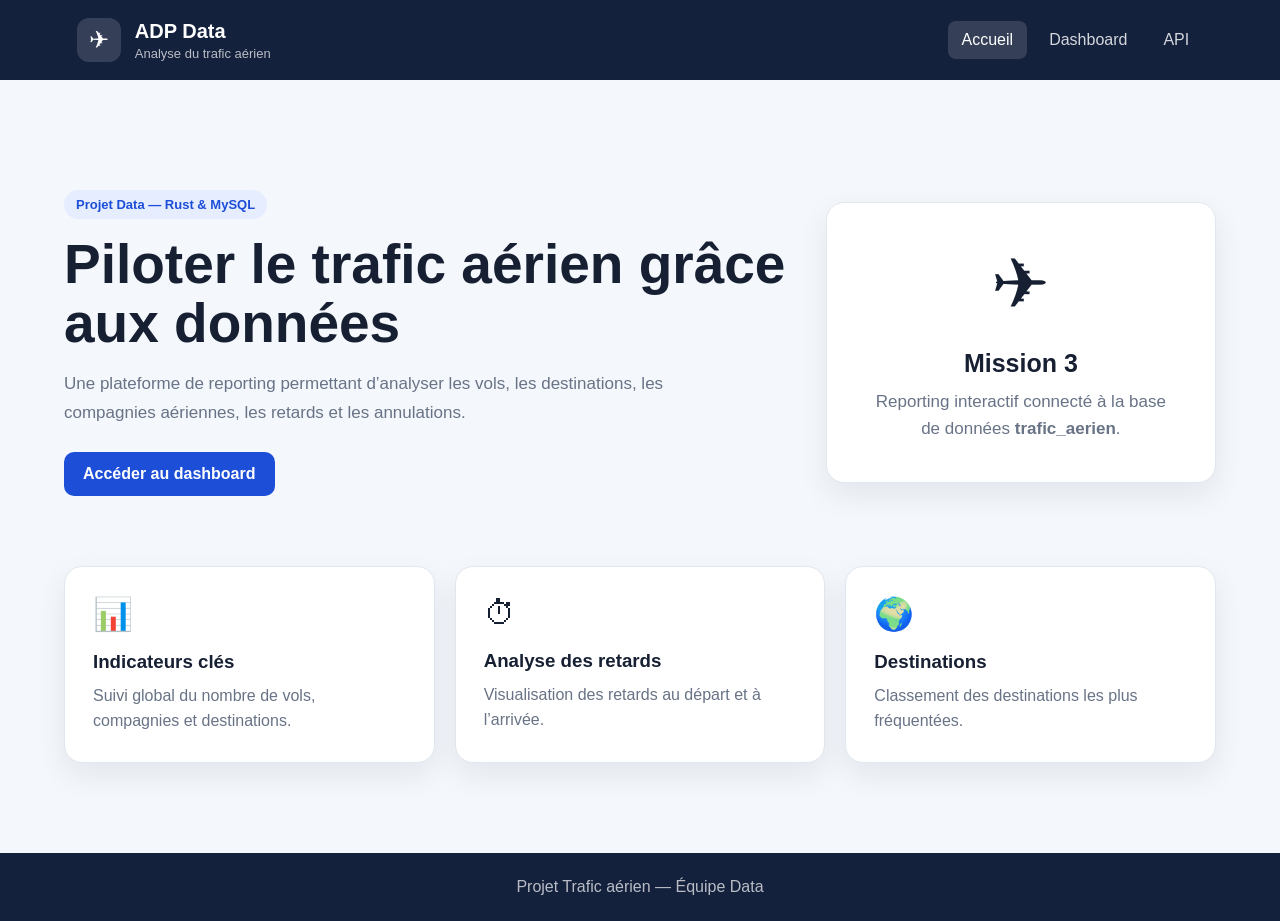
<file: templates/index.html>
<!DOCTYPE html>
<html lang="fr">
<head>
    <meta charset="UTF-8">
    <meta name="viewport" content="width=device-width, initial-scale=1.0">

    <title>ADP — Trafic aérien</title>

    <link rel="stylesheet" href="/static/css/style.css">
</head>

<body>

    <header class="topbar">
        <div class="brand">
            <span class="brand-icon">✈</span>

            <div>
                <h1>ADP Data</h1>
                <p>Analyse du trafic aérien</p>
            </div>
        </div>

        <nav>
            <a href="/" class="active">Accueil</a>
            <a href="/dashboard">Dashboard</a>
            <a href="/api/health">API</a>
        </nav>
    </header>

    <main class="home-container">

        <section class="hero">
            <div class="hero-content">
                <span class="badge">Projet Data — Rust & MySQL</span>

                <h2>Piloter le trafic aérien grâce aux données</h2>

                <p>
                    Une plateforme de reporting permettant d’analyser les vols,
                    les destinations, les compagnies aériennes, les retards et
                    les annulations.
                </p>

                <a href="/dashboard" class="primary-button">
                    Accéder au dashboard
                </a>
            </div>

            <div class="hero-card">
                <div class="plane-symbol">✈</div>

                <h3>Mission 3</h3>

                <p>
                    Reporting interactif connecté à la base de données
                    <strong>trafic_aerien</strong>.
                </p>
            </div>
        </section>

        <section class="features">
            <article class="feature-card">
                <span class="feature-icon">📊</span>
                <h3>Indicateurs clés</h3>
                <p>Suivi global du nombre de vols, compagnies et destinations.</p>
            </article>

            <article class="feature-card">
                <span class="feature-icon">⏱</span>
                <h3>Analyse des retards</h3>
                <p>Visualisation des retards au départ et à l’arrivée.</p>
            </article>

            <article class="feature-card">
                <span class="feature-icon">🌍</span>
                <h3>Destinations</h3>
                <p>Classement des destinations les plus fréquentées.</p>
            </article>
        </section>

    </main>

    <footer>
        Projet Trafic aérien — Équipe Data
    </footer>

</body>
</html>
</file>
<file: static/css/style.css>
:root {
    --primary: #14213d;
    --secondary: #1d4ed8;
    --background: #f4f7fb;
    --surface: #ffffff;
    --text: #172033;
    --muted: #687386;
    --border: #e1e7ef;
    --warning: #f59e0b;
    --shadow: 0 12px 30px rgba(20, 33, 61, 0.08);
}

* {
    box-sizing: border-box;
    margin: 0;
    padding: 0;
}

body {
    min-height: 100vh;
    background: var(--background);
    color: var(--text);
    font-family: Arial, Helvetica, sans-serif;
}

a {
    color: inherit;
    text-decoration: none;
}

.topbar {
    display: flex;
    align-items: center;
    justify-content: space-between;
    padding: 18px 6%;
    background: var(--primary);
    color: white;
}

.brand {
    display: flex;
    align-items: center;
    gap: 14px;
}

.brand-icon {
    display: grid;
    width: 44px;
    height: 44px;
    place-items: center;
    border-radius: 12px;
    background: rgba(255, 255, 255, 0.14);
    font-size: 24px;
}

.brand h1 {
    font-size: 20px;
}

.brand p {
    margin-top: 3px;
    color: rgba(255, 255, 255, 0.7);
    font-size: 13px;
}

nav {
    display: flex;
    gap: 8px;
}

nav a {
    padding: 10px 14px;
    border-radius: 8px;
    color: rgba(255, 255, 255, 0.82);
}

nav a:hover,
nav a.active {
    background: rgba(255, 255, 255, 0.14);
    color: white;
}

.home-container,
.dashboard-container {
    width: min(1200px, 90%);
    margin: 0 auto;
    padding: 40px 0;
}

.hero {
    display: grid;
    grid-template-columns: 1.5fr 0.8fr;
    gap: 30px;
    align-items: center;
    padding: 70px 0;
}

.badge {
    display: inline-block;
    margin-bottom: 16px;
    padding: 7px 12px;
    border-radius: 999px;
    background: #e5edff;
    color: var(--secondary);
    font-size: 13px;
    font-weight: 700;
}

.hero h2,
.dashboard-header h2 {
    margin-bottom: 16px;
    font-size: clamp(32px, 5vw, 55px);
    line-height: 1.08;
}

.hero p,
.dashboard-header p {
    max-width: 680px;
    color: var(--muted);
    font-size: 17px;
    line-height: 1.7;
}

.primary-button,
.secondary-button {
    display: inline-block;
    margin-top: 24px;
    padding: 13px 19px;
    border: none;
    border-radius: 10px;
    cursor: pointer;
    font-weight: 700;
}

.primary-button {
    background: var(--secondary);
    color: white;
}

.secondary-button {
    margin: 0;
    background: var(--primary);
    color: white;
}

.hero-card,
.feature-card,
.kpi-card,
.chart-card,
.table-card,
.filters {
    border: 1px solid var(--border);
    border-radius: 18px;
    background: var(--surface);
    box-shadow: var(--shadow);
}

.hero-card {
    padding: 40px;
    text-align: center;
}

.plane-symbol {
    margin-bottom: 24px;
    font-size: 70px;
}

.hero-card h3 {
    margin-bottom: 10px;
    font-size: 25px;
}

.hero-card p,
.feature-card p {
    color: var(--muted);
    line-height: 1.6;
}

.features {
    display: grid;
    grid-template-columns: repeat(3, 1fr);
    gap: 20px;
}

.feature-card {
    padding: 28px;
}

.feature-icon {
    display: block;
    margin-bottom: 18px;
    font-size: 32px;
}

.feature-card h3 {
    margin-bottom: 10px;
}

.dashboard-header {
    display: flex;
    align-items: center;
    justify-content: space-between;
    gap: 25px;
    margin-bottom: 25px;
}

.dashboard-header h2 {
    font-size: 34px;
}

.filters {
    display: grid;
    grid-template-columns: repeat(3, 1fr);
    gap: 20px;
    margin-bottom: 25px;
    padding: 20px;
}

.filter-group {
    display: flex;
    flex-direction: column;
    gap: 8px;
}

.filter-group label {
    font-size: 13px;
    font-weight: 700;
}

.filter-group select {
    padding: 12px;
    border: 1px solid var(--border);
    border-radius: 9px;
    background: white;
}

.kpi-grid {
    display: grid;
    grid-template-columns: repeat(4, 1fr);
    gap: 20px;
    margin-bottom: 25px;
}

.kpi-card {
    display: flex;
    align-items: center;
    gap: 16px;
    padding: 23px;
}

.kpi-icon {
    display: grid;
    flex-shrink: 0;
    width: 49px;
    height: 49px;
    place-items: center;
    border-radius: 13px;
    background: #e7eeff;
    font-size: 23px;
}

.kpi-card p {
    color: var(--muted);
    font-size: 13px;
}

.kpi-card h3 {
    margin: 5px 0;
    font-size: 28px;
}

.kpi-card span {
    color: var(--muted);
    font-size: 12px;
}

.kpi-card.warning .kpi-icon {
    background: #fff1d7;
}

.charts-grid {
    display: grid;
    grid-template-columns: 2fr 1fr;
    gap: 20px;
}

.chart-card {
    min-height: 350px;
    padding: 24px;
}

.chart-card.large {
    grid-row: span 2;
}

.card-header {
    margin-bottom: 20px;
}

.card-header h3 {
    margin-bottom: 5px;
}

.card-header p {
    color: var(--muted);
    font-size: 13px;
}

.chart-wrapper {
    position: relative;
    height: 275px;
}

.chart-card.large .chart-wrapper {
    height: 610px;
}

.table-card {
    margin-top: 20px;
    padding: 24px;
}

.table-responsive {
    overflow-x: auto;
}

table {
    width: 100%;
    border-collapse: collapse;
}

th,
td {
    padding: 15px;
    border-bottom: 1px solid var(--border);
    text-align: left;
}

th {
    color: var(--muted);
    font-size: 12px;
    text-transform: uppercase;
}

td {
    font-size: 14px;
}

footer {
    margin-top: 50px;
    padding: 25px;
    background: var(--primary);
    color: rgba(255, 255, 255, 0.7);
    text-align: center;
}

@media (max-width: 900px) {
    .hero,
    .charts-grid {
        grid-template-columns: 1fr;
    }

    .features,
    .filters {
        grid-template-columns: 1fr;
    }

    .kpi-grid {
        grid-template-columns: repeat(2, 1fr);
    }

    .chart-card.large {
        grid-row: auto;
    }

    .chart-card.large .chart-wrapper {
        height: 350px;
    }
}

@media (max-width: 620px) {
    .topbar,
    .dashboard-header {
        align-items: flex-start;
        flex-direction: column;
    }

    nav {
        flex-wrap: wrap;
    }

    .kpi-grid {
        grid-template-columns: 1fr;
    }
}
</file>
